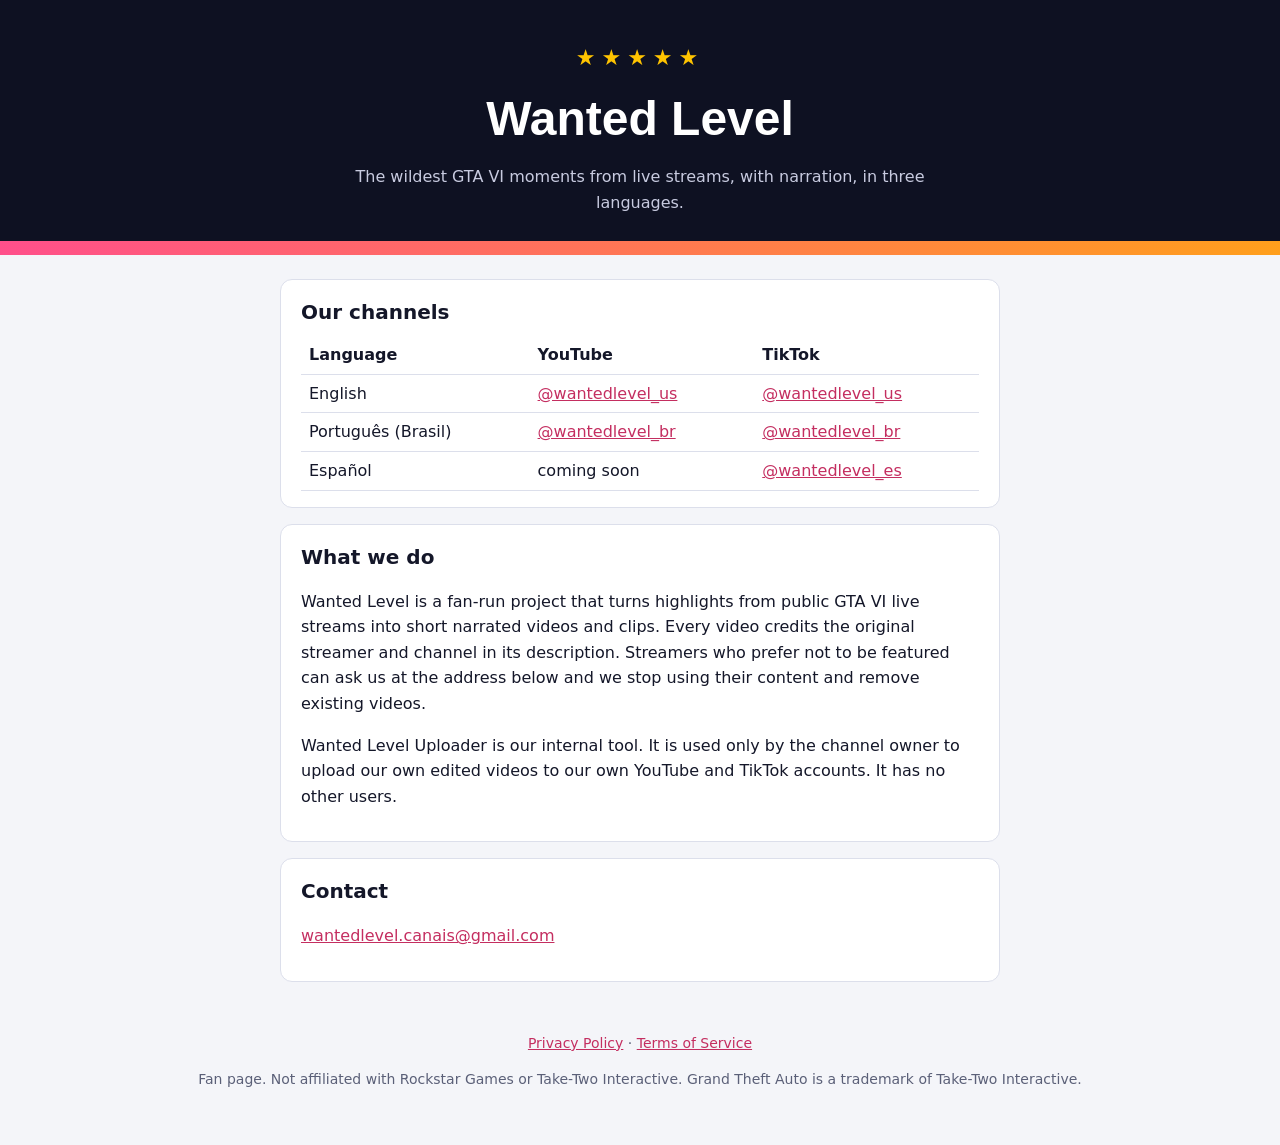
<file: index.html>
<!doctype html>
<html lang="en">
<head>
<meta charset="utf-8">
<meta name="viewport" content="width=device-width, initial-scale=1">
<title>Wanted Level</title>
<meta name="description" content="Wanted Level: the wildest GTA VI moments from live streams, in English, Portuguese and Spanish. Fan page, not affiliated with Rockstar Games.">
<link rel="icon" href="avatar.png">
<link rel="stylesheet" href="style.css">
</head>
<body>
<header class="hero">
  <div class="stars" aria-hidden="true">★★★★★</div>
  <h1>Wanted Level</h1>
  <p>The wildest GTA VI moments from live streams, with narration, in three languages.</p>
</header>
<main>
  <section>
    <h2>Our channels</h2>
    <table>
      <tr><th>Language</th><th>YouTube</th><th>TikTok</th></tr>
      <tr><td>English</td><td><a href="https://www.youtube.com/@wantedlevel_us">@wantedlevel_us</a></td><td><a href="https://www.tiktok.com/@wantedlevel_us">@wantedlevel_us</a></td></tr>
      <tr><td>Português (Brasil)</td><td><a href="https://www.youtube.com/@wantedlevel_br">@wantedlevel_br</a></td><td><a href="https://www.tiktok.com/@wantedlevel_br">@wantedlevel_br</a></td></tr>
      <tr><td>Español</td><td>coming soon</td><td><a href="https://www.tiktok.com/@wantedlevel_es">@wantedlevel_es</a></td></tr>
    </table>
  </section>
  <section>
    <h2>What we do</h2>
    <p>Wanted Level is a fan-run project that turns highlights from public GTA VI live streams into short narrated videos and clips. Every video credits the original streamer and channel in its description. Streamers who prefer not to be featured can ask us at the address below and we stop using their content and remove existing videos.</p>
    <p>Wanted Level Uploader is our internal tool. It is used only by the channel owner to upload our own edited videos to our own YouTube and TikTok accounts. It has no other users.</p>
  </section>
  <section>
    <h2>Contact</h2>
    <p><a href="mailto:wantedlevel.canais@gmail.com">wantedlevel.canais@gmail.com</a></p>
  </section>
</main>
<footer>
  <a href="privacy.html">Privacy Policy</a> · <a href="terms.html">Terms of Service</a>
  <p>Fan page. Not affiliated with Rockstar Games or Take-Two Interactive. Grand Theft Auto is a trademark of Take-Two Interactive.</p>
</footer>
</body>
</html>
</file>
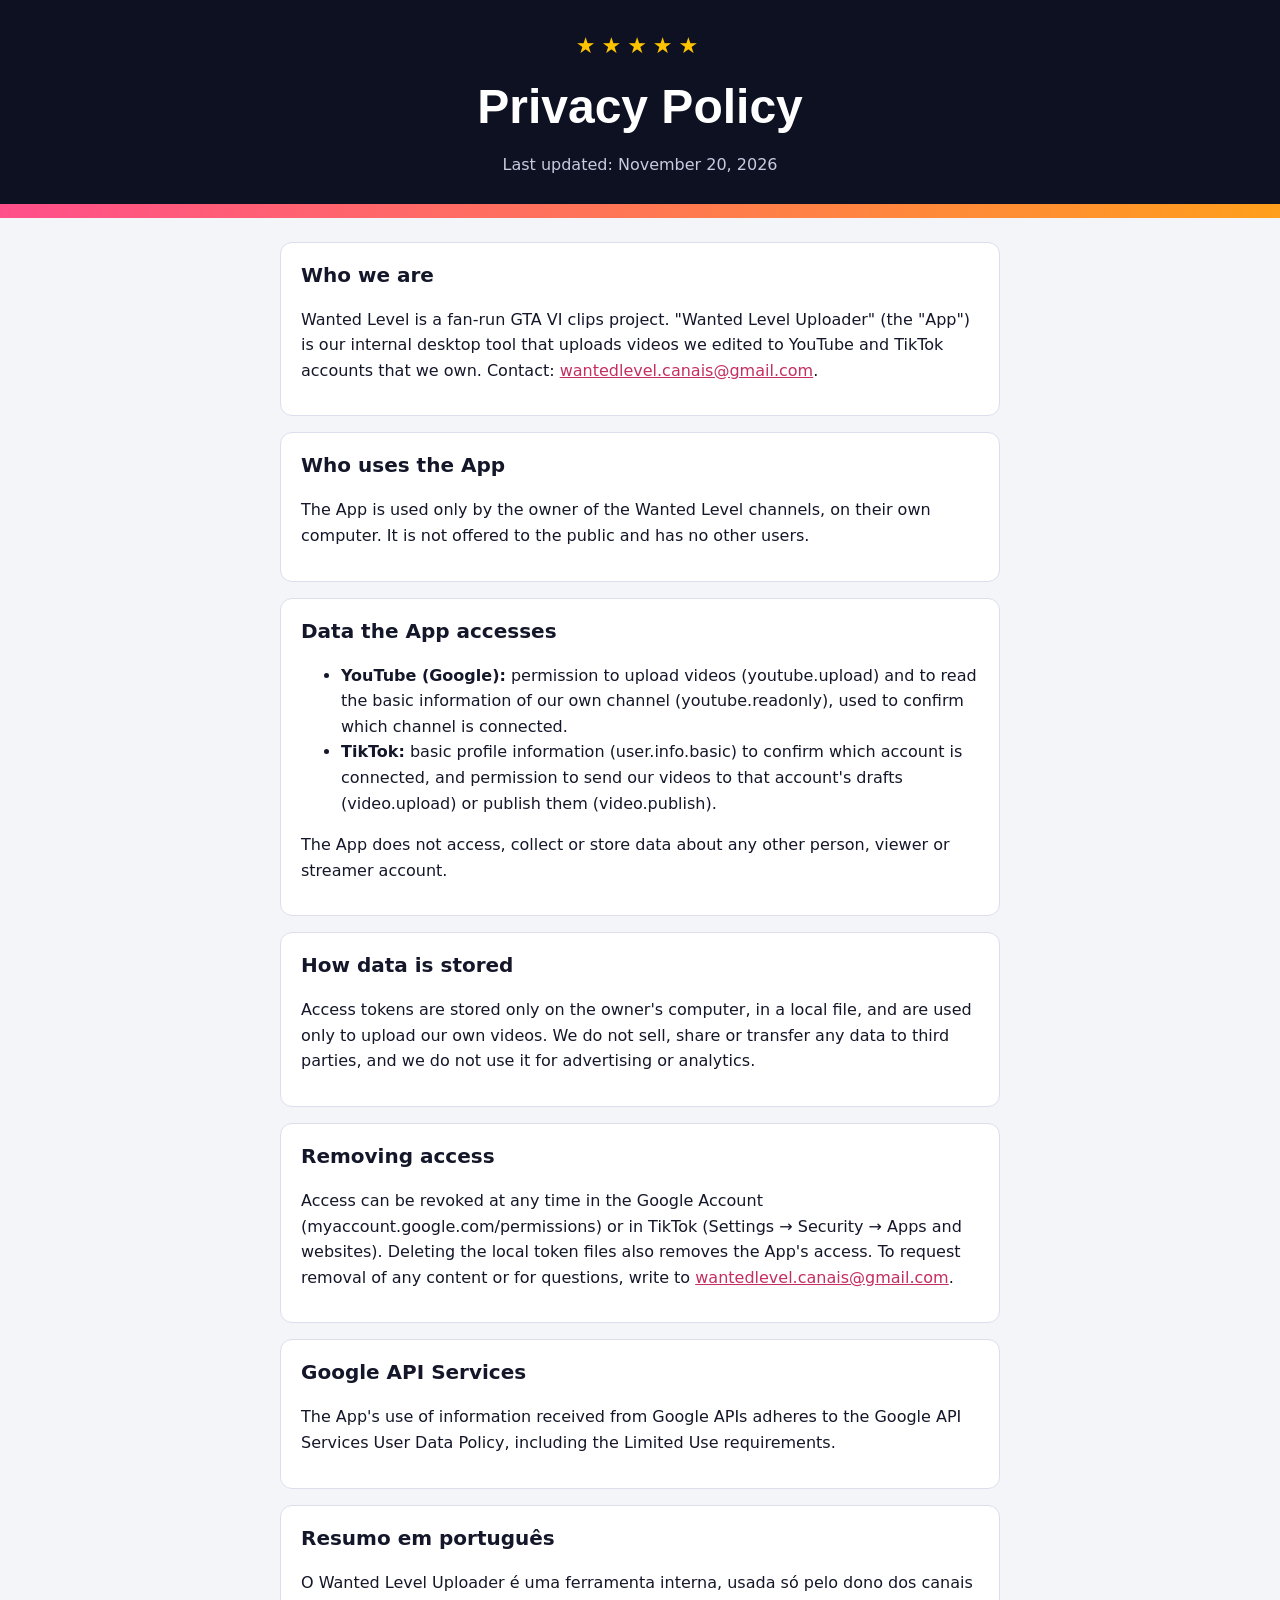
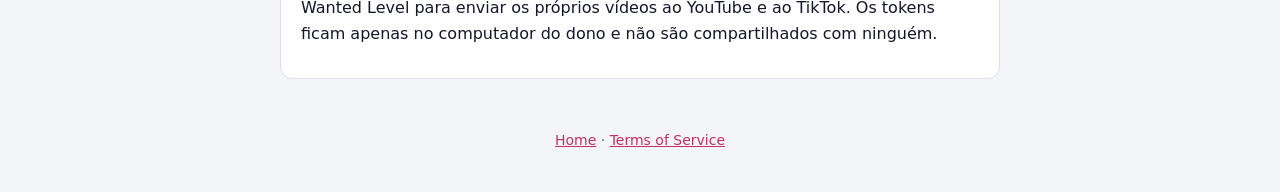
<file: privacy.html>
<!doctype html>
<html lang="en">
<head>
<meta charset="utf-8">
<meta name="viewport" content="width=device-width, initial-scale=1">
<title>Privacy Policy · Wanted Level</title>
<link rel="icon" href="avatar.png">
<link rel="stylesheet" href="style.css">
</head>
<body>
<header class="hero small"><div class="stars" aria-hidden="true">★★★★★</div><h1>Privacy Policy</h1><p>Last updated: November 20, 2026</p></header>
<main>
  <section>
    <h2>Who we are</h2>
    <p>Wanted Level is a fan-run GTA VI clips project. "Wanted Level Uploader" (the "App") is our internal desktop tool that uploads videos we edited to YouTube and TikTok accounts that we own. Contact: <a href="mailto:wantedlevel.canais@gmail.com">wantedlevel.canais@gmail.com</a>.</p>
  </section>
  <section>
    <h2>Who uses the App</h2>
    <p>The App is used only by the owner of the Wanted Level channels, on their own computer. It is not offered to the public and has no other users.</p>
  </section>
  <section>
    <h2>Data the App accesses</h2>
    <ul>
      <li><b>YouTube (Google):</b> permission to upload videos (youtube.upload) and to read the basic information of our own channel (youtube.readonly), used to confirm which channel is connected.</li>
      <li><b>TikTok:</b> basic profile information (user.info.basic) to confirm which account is connected, and permission to send our videos to that account's drafts (video.upload) or publish them (video.publish).</li>
    </ul>
    <p>The App does not access, collect or store data about any other person, viewer or streamer account.</p>
  </section>
  <section>
    <h2>How data is stored</h2>
    <p>Access tokens are stored only on the owner's computer, in a local file, and are used only to upload our own videos. We do not sell, share or transfer any data to third parties, and we do not use it for advertising or analytics.</p>
  </section>
  <section>
    <h2>Removing access</h2>
    <p>Access can be revoked at any time in the Google Account (myaccount.google.com/permissions) or in TikTok (Settings → Security → Apps and websites). Deleting the local token files also removes the App's access. To request removal of any content or for questions, write to <a href="mailto:wantedlevel.canais@gmail.com">wantedlevel.canais@gmail.com</a>.</p>
  </section>
  <section>
    <h2>Google API Services</h2>
    <p>The App's use of information received from Google APIs adheres to the Google API Services User Data Policy, including the Limited Use requirements.</p>
  </section>
  <section lang="pt-BR">
    <h2>Resumo em português</h2>
    <p>O Wanted Level Uploader é uma ferramenta interna, usada só pelo dono dos canais Wanted Level para enviar os próprios vídeos ao YouTube e ao TikTok. Os tokens ficam apenas no computador do dono e não são compartilhados com ninguém.</p>
  </section>
</main>
<footer><a href="index.html">Home</a> · <a href="terms.html">Terms of Service</a></footer>
</body>
</html>
</file>
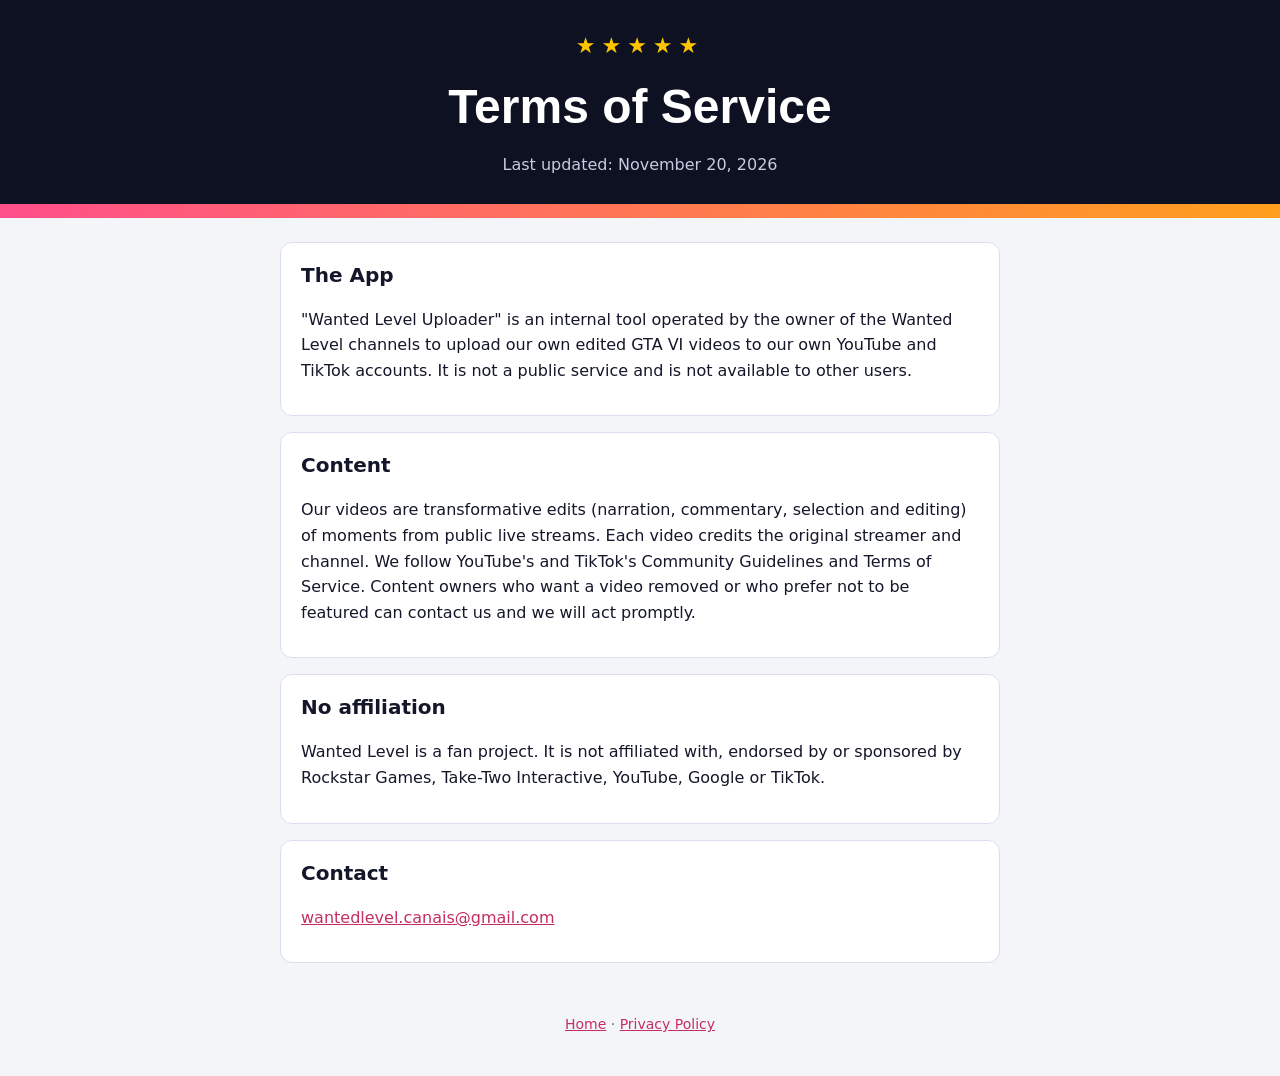
<file: terms.html>
<!doctype html>
<html lang="en">
<head>
<meta charset="utf-8">
<meta name="viewport" content="width=device-width, initial-scale=1">
<title>Terms of Service · Wanted Level</title>
<link rel="icon" href="avatar.png">
<link rel="stylesheet" href="style.css">
</head>
<body>
<header class="hero small"><div class="stars" aria-hidden="true">★★★★★</div><h1>Terms of Service</h1><p>Last updated: November 20, 2026</p></header>
<main>
  <section>
    <h2>The App</h2>
    <p>"Wanted Level Uploader" is an internal tool operated by the owner of the Wanted Level channels to upload our own edited GTA VI videos to our own YouTube and TikTok accounts. It is not a public service and is not available to other users.</p>
  </section>
  <section>
    <h2>Content</h2>
    <p>Our videos are transformative edits (narration, commentary, selection and editing) of moments from public live streams. Each video credits the original streamer and channel. We follow YouTube's and TikTok's Community Guidelines and Terms of Service. Content owners who want a video removed or who prefer not to be featured can contact us and we will act promptly.</p>
  </section>
  <section>
    <h2>No affiliation</h2>
    <p>Wanted Level is a fan project. It is not affiliated with, endorsed by or sponsored by Rockstar Games, Take-Two Interactive, YouTube, Google or TikTok.</p>
  </section>
  <section>
    <h2>Contact</h2>
    <p><a href="mailto:wantedlevel.canais@gmail.com">wantedlevel.canais@gmail.com</a></p>
  </section>
</main>
<footer><a href="index.html">Home</a> · <a href="privacy.html">Privacy Policy</a></footer>
</body>
</html>
</file>
<file: style.css>
:root{--night:#0e1122;--ink:#141729;--muted:#5b6078;--line:#dcdfeb;--bg:#f4f5f9;--star:#ffc400;--link:#c42e60}
*{box-sizing:border-box}
body{margin:0;background:var(--bg);color:var(--ink);font:16px/1.6 system-ui,-apple-system,"Segoe UI",Roboto,sans-serif}
.hero{background:var(--night);color:#fff;padding:40px 20px 0;text-align:center;border-bottom:14px solid #ff4f8b;border-image:linear-gradient(90deg,#ff4f8b,#ff9f1c) 1}
.hero.small{padding-top:28px}
.hero .stars{color:var(--star);letter-spacing:6px;font-size:22px}
.hero h1{font-family:"Arial Black",Impact,sans-serif;font-size:clamp(30px,6vw,48px);margin:6px 0}
.hero p{color:#c8cbe0;margin:0 auto;padding-bottom:26px;max-width:60ch}
main{max-width:760px;margin:0 auto;padding:24px 20px}
section{background:#fff;border:1px solid var(--line);border-radius:12px;padding:16px 20px;margin-bottom:16px}
h2{margin:0 0 8px;font-size:20px}
a{color:var(--link)}
table{width:100%;border-collapse:collapse}
th,td{text-align:left;padding:6px 8px;border-bottom:1px solid var(--line)}
footer{text-align:center;color:var(--muted);font-size:14px;padding:10px 20px 40px}
</file>
